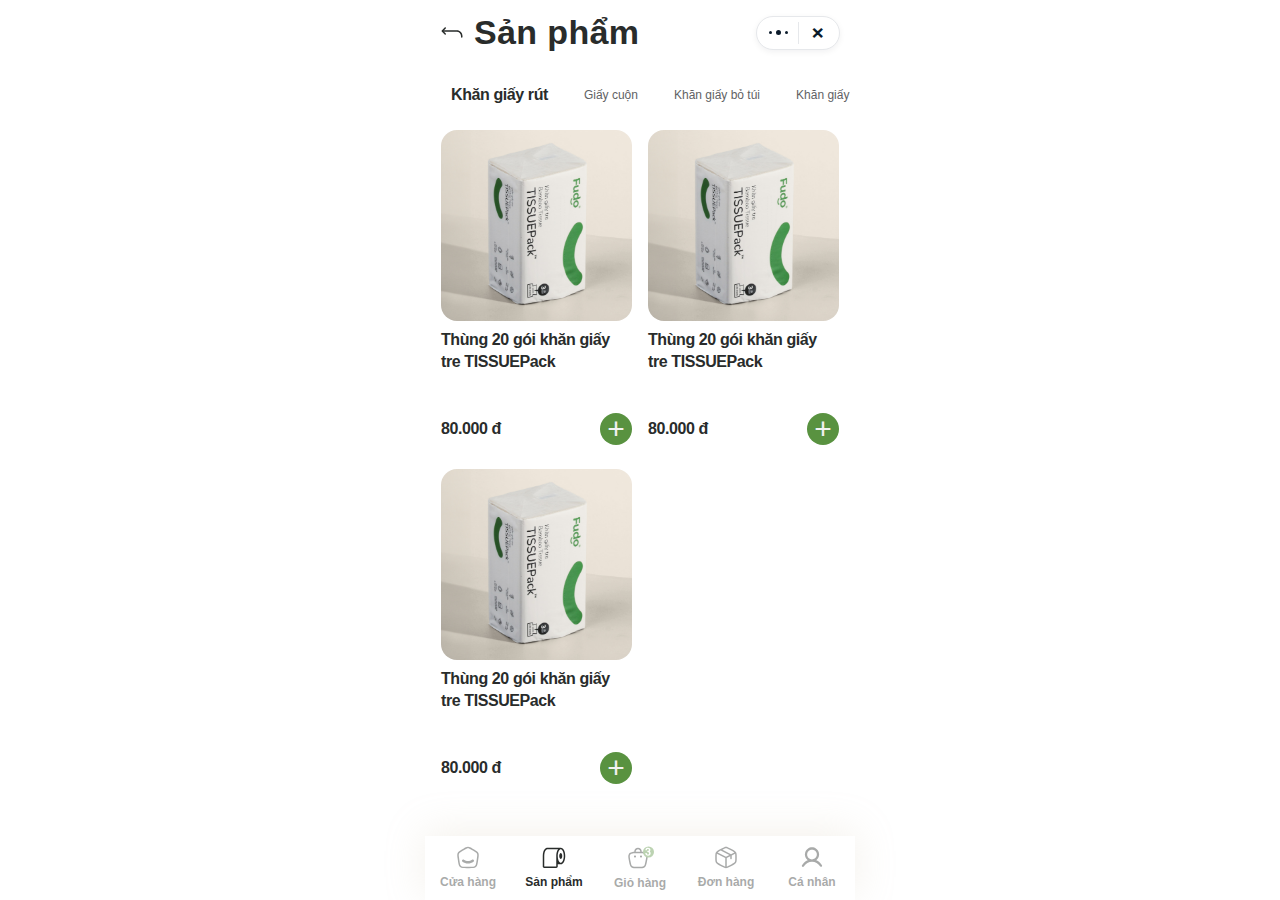
<file: pages/product_page.html>
<!DOCTYPE html>
<html lang="en">
<head>
    <meta charset="UTF-8">
    <meta name="viewport" content="width=device-width, initial-scale=1.0">
    <title>Product Page</title>
    <link rel="stylesheet" href="../css/product_page.css">
    <link rel="stylesheet" href="../css/index.css">
    <link rel="stylesheet" href="../css/home.css">
</head>
<body id="body">
    <!-- <div id="topbar"></div> -->
    <div class="product_bar">
        <div class="product_bar_title p_active">Khăn giấy rút</div>
        <div class="product_bar_title">Giấy cuộn</div>
        <div class="product_bar_title">Khăn giấy bỏ túi</div>
        <div class="product_bar_title">Khăn giấy</div>
    </div>
    <main>
       <section class="product_grid">
        <div class="product_grid_item">
            <div class="vertical_image">
                <img src="../assets/home/singlefix.png" alt="fix">
            </div>
            
            <div class="vertical_info">
                <div class="vertical_info_1">
                    <span class="vertical_info_title">Thùng 20 gói khăn giấy tre TISSUEPack</span>
                    <span class="vertical_info_text"></span>
                </div>
                <div class="vertical_price">
                    <span class="vertical_price_text">80.000 đ</span>
                    <button class="add_to_cart">+</button>
                </div>
            </div>
        </div>
        <div class="product_grid_item">
            <div class="vertical_image">
                <img src="../assets/home/singlefix.png" alt="fix">
            </div>
            
            <div class="vertical_info">
                <div class="vertical_info_1">
                    <span class="vertical_info_title">Thùng 20 gói khăn giấy tre TISSUEPack</span>
                    <span class="vertical_info_text"></span>
                </div>
                <div class="vertical_price">
                    <span class="vertical_price_text">80.000 đ</span>
                    <button class="add_to_cart">+</button>
                </div>
            </div>
        </div>
        <div class="product_grid_item">
            <div class="vertical_image">
                <img src="../assets/home/singlefix.png" alt="fix">
            </div>
            
            <div class="vertical_info">
                <div class="vertical_info_1">
                    <span class="vertical_info_title">Thùng 20 gói khăn giấy tre TISSUEPack</span>
                    <span class="vertical_info_text"></span>
                </div>
                <div class="vertical_price">
                    <span class="vertical_price_text">80.000 đ</span>
                    <button class="add_to_cart">+</button>
                </div>
            </div>
        </div>
       </section>
        
    </main>
    <nav class="menu_bar" id="nav_bar"></nav>
    
</body>
<script src="../js/components.js"></script>
    <script>
        // Gọi topbar với SVG khác và tiêu đề khác
        const backIcon = `
         <svg width="24" height="25" viewBox="0 0 24 25" fill="none" xmlns="http://www.w3.org/2000/svg">
                    <path fill-rule="evenodd" clip-rule="evenodd" d="M5.78033 7.46967C6.07322 7.76256 6.07322 8.23744 5.78033 8.53033L3.31066 11L5.78033 13.4697C6.07322 13.7626 6.07322 14.2374 5.78033 14.5303C5.48744 14.8232 5.01256 14.8232 4.71967 14.5303L1.71967 11.5303C1.42678 11.2374 1.42678 10.7626 1.71967 10.4697L4.71967 7.46967C5.01256 7.17678 5.48744 7.17678 5.78033 7.46967Z" fill="#292C2B"/>
                    <path fill-rule="evenodd" clip-rule="evenodd" d="M2.25 11C2.25 10.5858 2.58579 10.25 3 10.25H16.7812C19.9683 10.25 22.5 12.9169 22.5 16.0625V17C22.5 17.4142 22.1642 17.75 21.75 17.75C21.3358 17.75 21 17.4142 21 17V16.0625C21 13.7078 19.1029 11.75 16.7812 11.75H3C2.58579 11.75 2.25 11.4142 2.25 11Z" fill="#292C2B"/>
                    </svg>
        `;
    
        renderTopbar('#body', backIcon, 'Sản phẩm');
        document.getElementById('nav_bar').innerHTML += menuHTML;
      </script>
</html>
</file>
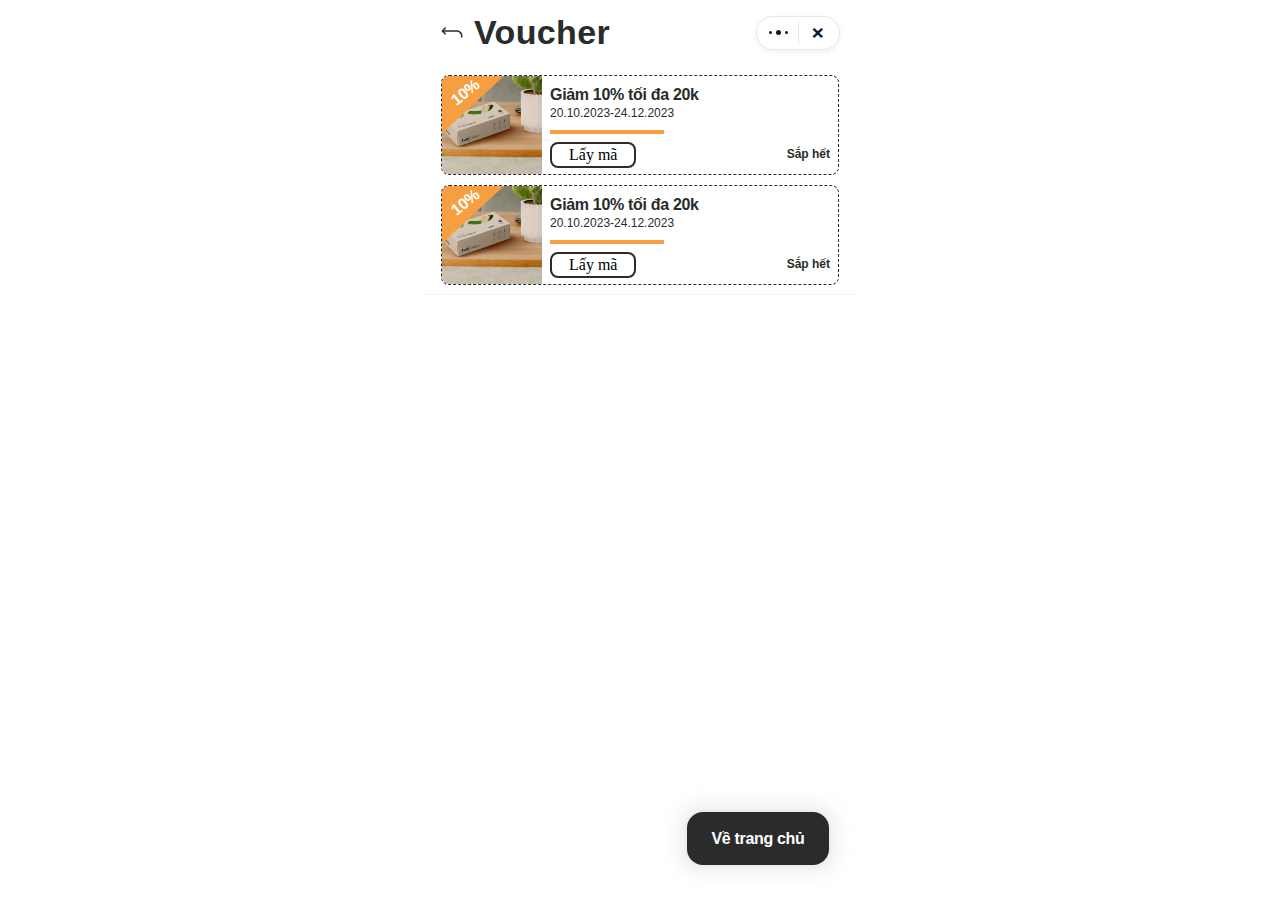
<file: pages/voucher.html>
<!DOCTYPE html>
<html lang="en">

<head>
    <meta charset="UTF-8">
    <meta name="viewport" content="width=device-width, initial-scale=1.0">
    <title>Product Page</title>

    <link rel="stylesheet" href="../css/index.css">
    <link rel="stylesheet" href="../css/home.css">
    <link rel="stylesheet" href="../css/voucher.css">
</head>
<body id="body">
    <div class="voucher">
        <div class="frame_voucher_item dimension">
            <div class="thumbnail"></div>
            <div class="tag"><span class="tag_voucher">10%</span></div>
            <div class="thumbnail_text">
                <div class="thumbnail_text_title">
                    <span class="thumbnail_text_title_info">Giảm 10% tối đa 20k</span>
                    <span class="thumbnail_text_title_date">20.10.2023-24.12.2023</span>
                </div>
                <div class="thumbnail_bar "><div class="retangle_bar"></div><div class="retangle_bar_2"></div></div>
                <div class="button_voucher"><span class="button_voucher_text">Lấy mã</span> <span class="button_voucher_date">Sắp hết</span></div>
            </div>
        </div>
        <div class="frame_voucher_item dimension">
            <div class="thumbnail"></div>
            <div class="tag"><span class="tag_voucher">10%</span></div>
            <div class="thumbnail_text">
                <div class="thumbnail_text_title">
                    <span class="thumbnail_text_title_info">Giảm 10% tối đa 20k</span>
                    <span class="thumbnail_text_title_date">20.10.2023-24.12.2023</span>
                </div>
                <div class="thumbnail_bar "><div class="retangle_bar"></div><div class="retangle_bar_2"></div></div>
                <div class="button_voucher"><span class="button_voucher_text">Lấy mã</span> <span class="button_voucher_date">Sắp hết</span></div>
            </div>
        </div>
    </div>
    <div class="button_back">
        <a href="../index.html" style="text-decoration: none;">
            <div class="button_back_text">
                <div class="button_back_base"><span class="button_back_base_text">Về trang chủ</span></div>
            </div>
        </a>
    </div>
</body>
<script src="../js/components.js"></script>
<script src="../js/voucher.js"></script>
<script>
    const backIcon = `
         <svg width="24" height="25" viewBox="0 0 24 25" fill="none" xmlns="http://www.w3.org/2000/svg">
                    <path fill-rule="evenodd" clip-rule="evenodd" d="M5.78033 7.46967C6.07322 7.76256 6.07322 8.23744 5.78033 8.53033L3.31066 11L5.78033 13.4697C6.07322 13.7626 6.07322 14.2374 5.78033 14.5303C5.48744 14.8232 5.01256 14.8232 4.71967 14.5303L1.71967 11.5303C1.42678 11.2374 1.42678 10.7626 1.71967 10.4697L4.71967 7.46967C5.01256 7.17678 5.48744 7.17678 5.78033 7.46967Z" fill="#292C2B"/>
                    <path fill-rule="evenodd" clip-rule="evenodd" d="M2.25 11C2.25 10.5858 2.58579 10.25 3 10.25H16.7812C19.9683 10.25 22.5 12.9169 22.5 16.0625V17C22.5 17.4142 22.1642 17.75 21.75 17.75C21.3358 17.75 21 17.4142 21 17V16.0625C21 13.7078 19.1029 11.75 16.7812 11.75H3C2.58579 11.75 2.25 11.4142 2.25 11Z" fill="#292C2B"/>
                    </svg>
        `;

    renderTopbar('#body', backIcon, 'Voucher');
</script>
</html>
</file>
<file: css/product_page.css>
/* ===== COMMON STYLES ===== */
:root {
    --font-family    : "Helvetica";
    --color-primary  : #292c2b;
    --color-secondary: #616264;
    --color-white    : #ffffff;
    --color-gray     : #f2f2f2;
    --color-green    : #599240;
}

/* ===== PRODUCT BAR ===== */
.product_bar {
    position        : fixed;
    top             : 65px;
    background-color: var(--color-white);
    display         : flex;
    flex-direction  : row;
    align-items     : center;
    padding         : 0px 16px;
    gap             : 16px;
    width           : 430px;
    height          : 60px;
    overflow-x      : scroll;
    border-radius   : 0px;
    flex            : none;
    order           : 0;
    align-self      : stretch;
    flex-grow       : 0;
    box-sizing      : border-box;
    scroll-behavior : smooth;
    z-index         : 100;
}

.product_bar::-webkit-scrollbar {
    display: none;
}

.product_bar_title {
    display        : flex;
    flex-direction : row;
    justify-content: center;
    align-items    : center;
    padding        : 10px;
    gap            : 10px;
    font-family    : var(--font-family);
    font-style     : normal;
    font-weight    : 400;
    font-size      : 12px;
    line-height    : 140%;
    display        : flex;
    align-items    : center;
    color          : var(--color-secondary);
    flex           : none;
    order          : 0;
    flex-grow      : 0;
}

.p_active {
    font-family   : var(--font-family);
    font-style    : normal;
    font-weight   : 700;
    font-size     : 16px;
    line-height   : 22px;
    display       : flex;
    align-items   : center;
    letter-spacing: -0.408px;
    color         : var(--color-primary);
    flex          : none;
    order         : 0;
    flex-grow     : 0;
}

/* ===== PRODUCT GRID ===== */
.product_grid {
    display       : flex;
    flex-direction: row;
    flex-wrap     : wrap;
    align-items   : flex-start;
    align-content : flex-start;
    padding       : 0px;
    gap           : 16px;
    position      : absolute;
    width         : 398px;
    height        : 662px;
    top           : 130px;
    padding       : 0 16px;
}

.product_grid_item {
    display        : flex;
    flex-direction : column;
    justify-content: flex-end;
    align-items    : center;
    padding        : 0px;
    gap            : 8px;
    width          : 191px;
    min-width      : 191px;
    max-width      : 191px;
    height         : 323px;
    background     : var(--color-white);
    flex           : none;
    order          : 0;
    flex-grow      : 0;
}

.vertical_image {
    display        : flex;
    flex-direction : column;
    justify-content: flex-end;
    align-items    : center;
    padding        : 0px;
    gap            : 10px;
    width          : 191px;
    height         : 191px;
    border-radius  : 16px;
    flex           : none;
    order          : 0;
    flex-grow      : 0;
    overflow       : hidden;
}

.vertical_image img {
    width     : 180%;
    height    : 140%;
    object-fit: cover;
}
</file>
<file: css/index.css>
html,
body {
    height: 100%;
}

body {
    max-width: 430px;
    width    : 100%;
    margin   : 0 auto;
    overflow : auto;
}

body {
    display       : flex;
    flex-direction: column;
}

main {
    flex: 1;
}

/* Top bar */
.topbar {
    position       : sticky;
    top            : 0;
    z-index        : 100;
    display        : flex;
    align-items    : center;
    justify-content: space-between;
    padding        : 12px 15px;
    background     : #fff;
}

.topbar_button {
    display      : inline-flex;
    align-items  : center;
    gap          : 4px;
    height       : 32px;
    width        : 70px;
    padding      : 0 6px;
    border       : 1px solid #e6e8eb;
    border-radius: 999px;
    background   : #fff;
    box-shadow   : 0 2px 6px rgba(16, 24, 40, 0.06);
    cursor       : pointer;
}

.topbar_button .title {
    display        : flex;
    justify-content: center;
    width          : 36px;
    align-items    : center;
    gap            : 4px;
    line-height    : 1;
}

.topbar_button .dot {
    width        : 3px;
    height       : 3px;
    border-radius: 50%;
    background   : #0b1b2b;
}

.topbar_button .dot--big {
    width        : 5px;
    height       : 5px;
    border-radius: 50%;
}

.topbar_button .divider {
    width     : 1px;
    height    : 22px;
    background: #e6e8eb;
    display   : inline-block;
    color     : transparent;
}

.topbar_button .close {
    display        : flex;
    justify-content: center;
    width          : 36px;
    font-size      : 22px;
    line-height    : 1;
    color          : #0b1b2b;
    font-weight    : 1000;
}

.bar_title {
    /* title */

    /* Auto layout */
    display       : flex;
    flex-direction: row;
    align-items   : center;
    padding       : 0px;
    gap           : 10px;

    margin: 0 auto;
    width : auto;
    height: 41px;

    /* Inside auto layout */
    flex     : none;
    order    : 0;
    flex-grow: 0;
}

.bar_title_text {
    /* title */

    width : auto;
    height: 41px;

    /* LargeTitle/Bold */
    font-family   : "Helvetica";
    font-style    : normal;
    font-weight   : 700;
    font-size     : 34px;
    line-height   : 41px;
    /* identical to box height, or 121% */
    letter-spacing: 0.374px;

    color: #292c2b;

    /* Inside auto layout */
    flex     : none;
    order    : 1;
    flex-grow: 0;
}

.bar_route {
    text-decoration: none;
}

/* Bottom tabbar */
.menu_bar {
    position       : sticky;
    width          : 100%;
    max-width      : 430px;
    height         : auto;
    display        : flex;
    justify-content: space-between;
    align-items    : flex-end;
    padding        : 0;
    background     : #fff;
    box-shadow     : 0px -4px 39px rgba(213, 201, 177, 0.25);
    z-index        : 100;
    bottom         : 0;
}

.tabbar_item {
    /* nav-items */

    /* Auto layout */
    display        : flex;
    flex-direction : column;
    justify-content: center;
    align-items    : center;
    padding        : 0px;
    opacity        : 0.4;
    /* mờ mặc định */
    margin         : 0 auto;
    width          : 64px;
    height         : 64px;
    /* Inside auto layout */
    flex           : none;
    order          : 0;
    flex-grow      : 0;
    text-decoration: none;
}

.tabbar_item--active {
    opacity: 1;
    /* rõ khi active */
}

.tabbar_item small {
    font-family: "Helvetica";
    font-style : normal;
    font-weight: 700;
    font-size  : 12px;
    line-height: 140%;
    color      : #292c2b;
}
</file>
<file: css/home.css>
/* Top bar */
.topbar {
    position       : sticky;
    top            : 0;
    z-index        : 100;
    display        : flex;
    align-items    : center;
    justify-content: space-between;
    padding        : 12px 15px;
    background     : #fff;
}

.topbar_logo img {
    height : 32px;
    width  : 80px;
    display: block;
}

.topbar_button {
    display      : inline-flex;
    align-items  : center;
    gap          : 4px;
    height       : 32px;
    width        : 70px;
    padding      : 0 6px;
    border       : 1px solid #e6e8eb;
    border-radius: 999px;
    background   : #fff;
    box-shadow   : 0 2px 6px rgba(16, 24, 40, 0.06);
    cursor       : pointer;
}

.topbar_button .title {
    display        : flex;
    justify-content: center;
    width          : 36px;
    align-items    : center;
    gap            : 4px;
    line-height    : 1;
}

.topbar_button .dot {
    width        : 3px;
    height       : 3px;
    border-radius: 50%;
    background   : #0b1b2b;
}

.topbar_button .dot--big {
    width        : 5px;
    height       : 5px;
    border-radius: 50%;
}

.topbar_button .divider {
    width     : 1px;
    height    : 22px;
    background: #e6e8eb;
    display   : inline-block;
    color     : transparent;
}

.topbar_button .close {
    display        : flex;
    justify-content: center;
    width          : 36px;
    font-size      : 22px;
    line-height    : 1;
    color          : #0b1b2b;
    font-weight    : 1000;
}

/* Wellcome */
.wellcome {
    display        : flex;
    flex-direction : column;
    justify-content: center;
    align-items    : flex-start;
    padding        : 24px 16px 16px;
    gap            : 4px;
    width          : 398px;
    height         : auto;
    background     : #ffffff;
}

.wellcome_title {
    margin        : 0;
    width         : 398px;
    height        : 24px;
    font-family   : Helvetica;
    font-style    : normal;
    font-weight   : 700;
    font-size     : 20px;
    line-height   : 24px;
    letter-spacing: 0.38px;
    color         : #292c2b;
}

.wellcome_text {
    font-family   : Helvetica;
    font-weight   : 400;
    font-style    : Regular;
    font-size     : 16px;
    line-height   : 22px;
    letter-spacing: -0.41px;
    margin        : 0;
}

/* Hero */
.hero {
    position: relative;
    padding : 0;
}

.hero_track {
    overflow-x                : auto;
    scroll-snap-type          : x mandatory;
    scroll-behavior           : smooth;
    -webkit-overflow-scrolling: touch;
    display                   : grid;
    grid-auto-flow            : column;
    grid-auto-columns         : 100%;
    cursor                    : grab;
    user-select               : none;
}

.hero_track.active {
    cursor: grabbing;
}

.hero_track img {
    pointer-events   : none;
    -webkit-user-drag: none;
}

.hero_track::-webkit-scrollbar {
    display: none;
}

.hero_slide {
    width            : 430px;
    height           : 200px;
    opacity          : 1;
    scroll-snap-align: start;
    display          : block;
}

/* vị trí dots */

.hero_dots {
    position       : absolute;
    left           : 16px;
    right          : 16px;
    bottom         : 8px;
    display        : flex;
    justify-content: center;
    align-items    : center;
    gap            : 6px;
    pointer-events : none;
}

.hero_dot {
    width        : 4px;
    height       : 4px;
    border-radius: 50%;
    background   : rgba(255, 255, 255, 0.6);
    box-shadow   : 0 0 0 1px rgba(255, 255, 255, 0.4) inset;
}

.hero_dot.is-active {
    width     : 6px;
    height    : 6px;
    background: #fff;
}

/* Search */

.search_bar {
    display       : flex;
    flex-direction: row;
    align-items   : center;
    padding       : 16px;
    gap           : 8px;
    width         : 398px;
    height        : auto;
}

.search_field {
    /* SearchField */

    /* Auto layout */
    display       : flex;
    flex-direction: row;
    align-items   : center;
    padding       : 16px;
    gap           : 16px;

    background   : #f2f2f2;
    border-radius: 16px;

    /* Inside auto layout */
    flex      : none;
    order     : 0;
    align-self: stretch;
    flex-grow : 1;
}

.search_field_text {
    /* ✏️ Query */

    /* Callout/Regular */
    font-family   : "Helvetica";
    font-style    : normal;
    font-weight   : 400;
    font-size     : 16px;
    line-height   : 140%;
    /* or 22px */
    letter-spacing: -0.32px;

    color: #292c2b;

    /* Inside auto layout */
    flex     : none;
    order    : 1;
    flex-grow: 1;
}

.chat_oa {
    /* chat-oa */

    /* Auto layout */
    display       : flex;
    flex-direction: column;
    align-items   : center;
    padding       : 16px;
    gap           : 16px;

    background   : #f2f2f2;
    border-radius: 16px;

    /* Inside auto layout */
    flex      : none;
    order     : 1;
    align-self: stretch;
    flex-grow : 0;
}

.shortcuts {
    display       : flex;
    flex-direction: column;
    align-items   : flex-start;
    padding       : 0px 16px;
    width         : 398px;
    border-radius : 24px;
}

.row2 {
    display        : flex;
    flex-direction : row;
    justify-content: space-between;
    align-items    : flex-start;
    padding        : 0px;
    gap            : 24px;
    width          : 398px;
    height         : 80px;
}

.nav_item {
    display        : flex;
    flex-direction : column;
    justify-content: center;
    align-items    : center;
    padding        : 8px 0px;
    gap            : 4px;

    width        : 80px;
    height       : 64px;
    background   : #f2f2f2;
    border-radius: 1000px;
    /* Inside auto layout */
    flex         : none;
    order        : 0;
    flex-grow    : 0;
}

.nav_item_text {
    font-family: "Helvetica";
    font-style : normal;
    font-weight: 700;
    font-size  : 12px;
    line-height: 140%;
    color      : #292c2b;
}

/* Voucher */
.voucher {
    box-sizing    : border-box;
    display       : flex;
    flex-direction: column;
    align-items   : flex-start;
    padding       : 24px 0px;
    gap           : 12px;
    width         : 430px;

    background   : #ffffff;
    border-bottom: 1px solid #f2f2f2;
}

.voucher_title {
    display        : flex;
    flex-direction : row;
    justify-content: space-between;
    align-items    : center;
    padding        : 0px 16px;
    gap            : 10px;
    width          : 430px;
    box-sizing     : border-box;
}

.voucher_title_title {
    display       : flex;
    flex-direction: row;
    align-items   : center;
    padding       : 0px;
    gap           : 8px;
}

.voucher_title_text {
    font-family   : "Helvetica";
    font-style    : normal;
    font-weight   : 700;
    font-size     : 28px;
    line-height   : 108%;
    letter-spacing: 0.36px;
    color         : #292c2b;
}

.voucher_title_more {
    /* Caption1/Bold */
    font-family: "Helvetica";
    font-style : normal;
    font-weight: 700;
    font-size  : 12px;
    line-height: 140%;
    color      : #292c2b;
}

.frame_voucher {
    display       : flex;
    flex-direction: row;
    align-items   : flex-start;
    padding       : 0px 16px;
    gap           : 12px;
    width         : 430px;

    overflow-x: scroll;
    box-sizing: border-box;

    flex      : none;
    order     : 1;
    align-self: stretch;
    flex-grow : 0;
}

.frame_voucher_item {
    /* Auto layout */
    display       : flex;
    flex-direction: row;
    align-items   : flex-start;
    padding       : 0px;
    isolation     : isolate;
    position      : relative;

    background   : #ffffff;
    border       : 1px dashed #292c2b;
    border-radius: 8px;
    box-sizing   : border-box;
    flex         : none;
    order        : 0;
    flex-grow    : 0;
    overflow     : hidden;
    width        : 280px;
    height       : 100px;
}

.thumbnail {
    width     : 100px;
    height    : 100px;
    background: url("../assets/home/voucher.png") no-repeat center/cover;
}

.thumbnail_text {
    display        : flex;
    flex-direction : column;
    justify-content: space-between;
    align-items    : flex-start;
    padding        : 8px;
    gap            : 8px;
    isolation      : isolate;
    flex           : none;
    order          : 1;
    align-self     : stretch;
    flex-grow      : 1;
    z-index        : 1;
}

.thumbnail_text_title {
    /* info */

    /* Auto layout */
    display       : flex;
    flex-direction: column;
    align-items   : flex-start;
    padding       : 0px;

    /* Inside auto layout */
    flex      : none;
    order     : 1;
    align-self: stretch;
    flex-grow : 0;
    z-index   : 1;
}

.thumbnail_text_title_info {
    /* tiêu đề */

    /* Callout/Bold */
    font-family   : "Helvetica";
    font-style    : normal;
    font-weight   : 700;
    font-size     : 16px;
    line-height   : 21px;
    /* identical to box height, or 131% */
    letter-spacing: -0.32px;

    color: #292c2b;

    /* Inside auto layout */
    flex      : none;
    order     : 0;
    align-self: stretch;
    flex-grow : 0;
}

.thumbnail_text_title_date {
    font-family: "Helvetica";
    font-style : normal;
    font-weight: 400;
    font-size  : 12px;
    line-height: 140%;
    /* identical to box height, or 17px */
    display    : flex;
    align-items: center;

    color: #292c2b;

    /* Inside auto layout */
    flex      : none;
    order     : 1;
    align-self: stretch;
    flex-grow : 0;
}

.thumbnail_bar {
    /* bar */

    /* Auto layout */
    display       : flex;
    flex-direction: row;
    align-items   : flex-start;
    padding       : 0px;

    width : 164px;
    height: 4px;

    /* Inside auto layout */
    flex      : none;
    order     : 2;
    align-self: stretch;
    flex-grow : 0;
    z-index   : 2;
}

.retangle_bar {
    width : 114px;
    height: 4px;

    background: #f79f40;

    flex     : none;
    order    : 0;
    flex-grow: 0;
}

.retangle_bar_2 {
    /* Rectangle 108 */

    width : 50px;
    height: 4px;

    background: #ffffff;

    /* Inside auto layout */
    flex     : none;
    order    : 1;
    flex-grow: 1;
}

.button_voucher {
    /* Frame 282 */

    /* Auto layout */
    display        : flex;
    flex-direction : row;
    justify-content: space-between;
    align-items    : center;
    padding        : 0px;
    gap            : 10px;

    /* Inside auto layout */
    flex      : none;
    order     : 3;
    align-self: stretch;
    flex-grow : 0;
    z-index   : 3;
}

.button_voucher_text {
    /* button-small */

    box-sizing: border-box;

    /* Auto layout */
    display        : flex;
    flex-direction : column;
    justify-content: center;
    align-items    : center;
    padding        : 2px 17px;

    background   : #ffffff;
    border       : 2px solid #292c2b;
    border-radius: 8px;

    /* Inside auto layout */
    flex     : none;
    order    : 0;
    flex-grow: 0;
}

.button_voucher_date {
    /* date */

    /* Caption1/Bold */
    font-family    : "Helvetica";
    font-style     : normal;
    font-weight    : 700;
    font-size      : 12px;
    line-height    : 140%;
    /* identical to box height, or 17px */
    display        : flex;
    align-items    : center;
    text-align     : right;
    justify-content: flex-end;
    color          : #292c2b;

    /* Inside auto layout */
    flex     : none;
    order    : 1;
    flex-grow: 1;
}

/* Active state for voucher button */
.button_voucher.active .button_voucher_text {
    display        : flex;
    flex-direction : column;
    justify-content: center;
    align-items    : center;
    padding        : 4px 8px;

    margin       : 0 auto;
    width        : 86px;
    height       : 25px;
    border       : none;
    background   : #afafaf;
    border-radius: 8px;

    /* Inside auto layout */
    flex     : none;
    order    : 0;
    flex-grow: 0;
    color    : #ffffff;
}

.tag {
    display        : flex;
    flex-direction : row;
    justify-content: center;
    align-items    : flex-end;
    padding        : 24px 10px 4px;
    gap            : 10px;
    position       : absolute;
    width          : 70.58px;
    height         : 47px;
    left           : -38px;
    top            : -38px;
    background     : #f79f40;
    transform      : rotate(-42.95deg);
    flex           : none;
    order          : 2;
    flex-grow      : 0;
    z-index        : 2;
}

.tag_voucher {
    font-family   : "Helvetica";
    font-style    : normal;
    font-weight   : 700;
    font-size     : 16px;
    line-height   : 21px;
    letter-spacing: -0.32px;
    color         : #ffffff;
    transform     : rotate(4.05deg);
}

.frame_voucher::-webkit-scrollbar {
    display: none;
}

/* scroll up */
.scroll_up {
    /* date */

    /* Auto layout */
    display        : flex;
    flex-direction : row;
    justify-content: center;
    align-items    : center;
    padding        : 16px 0px;
    gap            : 8px;

    width : 430px;
    height: 72px;

    /* Inside auto layout */
    flex      : none;
    order     : 5;
    align-self: stretch;
    flex-grow : 0;
    box-sizing: border-box;
}

.scroll_up_text {
    /* date */

    width : 138px;
    height: 17px;

    /* Caption1/Bold */
    font-family: "Helvetica";
    font-style : normal;
    font-weight: 700;
    font-size  : 12px;
    line-height: 140%;
    /* identical to box height, or 17px */
    display    : flex;
    align-items: center;

    color: #292c2b;

    /* Inside auto layout */
    flex     : none;
    order    : 0;
    flex-grow: 0;
}

/* product */
.product {
    display       : flex;
    flex-direction: row;
    align-items   : flex-start;
    padding       : 0px 16px;
    gap           : 16px;

    width     : 430px;
    height    : 323px;
    overflow-x: scroll;

    /* Inside auto layout */
    flex      : none;
    order     : 1;
    align-self: stretch;
    flex-grow : 0;
    box-sizing: border-box;
}

.vertical {
    /* vertical */

    /* Auto layout */
    display        : flex;
    flex-direction : column;
    justify-content: flex-end;
    align-items    : center;
    padding        : 0px;
    gap            : 8px;

    width    : 191px;
    min-width: 191px;
    max-width: 191px;
    height   : 323px;

    background: #ffffff;

    /* Inside auto layout */
    flex      : none;
    order     : 0;
    flex-grow : 0;
    box-sizing: border-box;
    position  : relative;
}

.product::-webkit-scrollbar {
    display: none;
}

.vertical img {
    /* Auto layout */
    display        : flex;
    flex-direction : column;
    justify-content: flex-end;
    align-items    : center;
    padding        : 0px;
    gap            : 10px;

    width : 191px;
    height: 191px;

    border-radius: 16px;

    /* Inside auto layout */
    flex      : none;
    order     : 0;
    flex-grow : 0;
    background: #f3ebe2;
}

.vertical_info {
    /* info */

    /* Auto layout */
    display       : flex;
    flex-direction: column;
    align-items   : flex-start;
    padding       : 0px;
    gap           : 4px;

    width : 191px;
    height: 124px;

    /* Inside auto layout */
    flex      : none;
    order     : 1;
    align-self: stretch;
    flex-grow : 0;
}

.vertical_info_1 {
    /* name */

    /* Auto layout */
    display       : flex;
    flex-direction: column;
    align-items   : flex-start;
    padding       : 0px;
    gap           : 4px;

    width : 191px;
    height: 80px;

    /* Inside auto layout */
    flex      : none;
    order     : 0;
    align-self: stretch;
    flex-grow : 0;
}

.vertical_info_title {
    font-family   : "Helvetica";
    font-style    : normal;
    font-weight   : 700;
    font-size     : 16px;
    line-height   : 22px;
    /* or 138% */
    display       : flex;
    align-items   : center;
    letter-spacing: -0.408px;

    color : #292c2b;
    width : 191px;
    height: auto;

    /* Inside auto layout */
    flex      : none;
    order     : 0;
    align-self: stretch;
    flex-grow : 0;
}

.vertical_info_text {
    /* catagory */

    /* Caption1/Regular */
    font-family: "Helvetica";
    font-style : normal;
    font-weight: 400;
    font-size  : 12px;
    line-height: 140%;
    /* or 17px */
    display    : flex;
    align-items: center;

    color : #292c2b;
    height: auto;

    /* Inside auto layout */
    flex      : none;
    order     : 1;
    align-self: stretch;
    flex-grow : 0;
}

.vertical_price {
    /* price */

    /* Auto layout */
    display        : flex;
    flex-direction : row;
    justify-content: space-between;
    align-items    : center;
    padding        : 0px;
    gap            : 46px;

    width : 191px;
    height: auto;

    /* Inside auto layout */
    flex      : none;
    order     : 2;
    align-self: stretch;
    flex-grow : 0;
}

.vertical_price_text {
    /* price */

    /* Headline/Bold */
    font-family   : "Helvetica";
    font-style    : normal;
    font-weight   : 700;
    font-size     : 16px;
    line-height   : 22px;
    /* identical to box height, or 138% */
    display       : flex;
    align-items   : center;
    letter-spacing: -0.408px;

    color: #292c2b;

    /* Inside auto layout */
    flex     : none;
    order    : 0;
    flex-grow: 0;
}

.add_to_cart {
    /* add to cart */

    /* Auto layout */
    display        : flex;
    flex-direction : row;
    justify-content: center;
    align-items    : center;
    padding        : 4px 10px;
    gap            : 4px;

    color    : #f2f2f2;
    font-size: 30px;
    width    : 32px;
    height   : 32px;

    background   : #599240;
    border-radius: 54px;

    /* Inside auto layout */
    flex     : none;
    order    : 1;
    flex-grow: 0;
    border   : none;
}

.vertical_tag {
    /* combo-tag */

    /* Auto layout */
    display        : flex;
    flex-direction : row;
    justify-content: center;
    align-items    : center;
    padding        : 4px 8px;
    gap            : 10px;

    position: absolute;
    width   : 70px;
    height  : 29px;
    left    : 0px;
    top     : 0px;

    background   : #f79f40;
    border-radius: 0px;

    /* Inside auto layout */
    flex      : none;
    order     : 0;
    flex-grow : 0;
    z-index   : 10;
    box-sizing: border-box;
}

.vertical_tag_text {
    /* product-name */

    width : 54px;
    height: 21px;

    /* Callout/Bold */
    font-family   : "Helvetica";
    font-style    : normal;
    font-weight   : 700;
    font-size     : 16px;
    line-height   : 21px;
    /* identical to box height, or 131% */
    display       : flex;
    align-items   : center;
    letter-spacing: -0.32px;

    color: #ffffff;

    /* Inside auto layout */
    flex     : none;
    order    : 0;
    flex-grow: 0;
}

/* cataloge */
.product_cataloge {
    /* Frame 292 */

    /* Auto layout */
    display       : flex;
    flex-direction: column;
    align-items   : flex-start;
    padding       : 16px;
    gap           : 16px;

    width : 430px;
    height: 308px;

    /* Inside auto layout */
    flex      : none;
    order     : 1;
    align-self: stretch;
    flex-grow : 0;
    box-sizing: border-box;
}

.product_cataloge_row {
    /* col2 */

    /* Auto layout */
    display       : flex;
    flex-direction: row;
    align-items   : flex-start;
    padding       : 0px;
    gap           : 16px;

    width : 398px;
    height: 130px;

    /* Inside auto layout */
    flex      : none;
    order     : 0;
    align-self: stretch;
    flex-grow : 0;
}

.product_cataloge_row_item {
    /* cataloge-item */

    /* Auto layout */
    display       : flex;
    flex-direction: column;
    align-items   : center;
    padding       : 0px;
    gap           : 8px;

    width : 191px;
    height: 130px;

    background    : #ffffff;
    mix-blend-mode: plus-darker;
    border-radius : 8px;

    /* Inside auto layout */
    flex     : none;
    order    : 0;
    flex-grow: 1;
}

.product_cataloge_row_item_image {
    /* thumbnails */

    width : 191px;
    height: 100px;

    background   : #d5c9b1;
    border-radius: 16px;

    /* Inside auto layout */
    flex      : none;
    order     : 0;
    align-self: stretch;
    flex-grow : 0;
    position  : relative;
    overflow  : hidden;
}

.product_cataloge_row_item_image img {
    /* DSCF4728 1 */

    position: absolute;
    width   : 355px;
    height  : 367px;
    left    : -40px;
    top     : -52px;
}

.product_cataloge_row_item_image img[src*="cataloge_2.png"] {
    left  : 69px;
    top   : 4px;
    width : 108px;
    height: 120px;
}

.product_cataloge_row_item_image img[src*="loc.png"] {
    left  : -50px;
    top   : -37px;
    width : 276px;
    height: 278px;
}

.product_cataloge_row_item_image img[src*="cataloge_4.png"] {
    left  : 20px;
    top   : -34px;
    width : 167.5px;
    height: 173.5px;
    rotate: 90deg;
}

.product_cataloge_row_item_title {
    /* welcome */

    width : 191px;
    height: 22px;

    /* Headline/Bold */
    font-family   : "Helvetica";
    font-style    : normal;
    font-weight   : 700;
    font-size     : 16px;
    line-height   : 22px;
    /* identical to box height, or 138% */
    text-align    : center;
    letter-spacing: -0.408px;

    color: #292c2b;

    /* Inside auto layout */
    flex      : none;
    order     : 1;
    align-self: stretch;
    flex-grow : 0;
}
</file>
<file: css/voucher.css>
.button_back {
    display        : flex;
    flex-direction : row;
    justify-content: flex-end;
    align-items    : center;
    padding        : 0px;
    gap            : 8px;
    position       : absolute;
    width          : 388px;
    height         : 53px;
    left           : calc(50% - 388px/2 - 5px);
    bottom         : 35px;
    box-sizing     : border-box;
    border-radius  : 16px;

}

.button_back_text {

    display        : flex;
    flex-direction : column;
    justify-content: center;
    align-items    : center;
    padding        : 16px 22px;
    width          : 142px;
    height         : 53px;
    background     : #292C2B;
    box-shadow     : 0px 0px 8.5px rgba(184, 184, 184, 0.25), 0px 0px 14.3px 13px rgba(218, 218, 218, 0.25), 0px 0px 2.21381px rgba(67, 67, 67, 0.07);
    border-radius  : 16px;
    box-sizing     : border-box;
}

.button_back_base {

    display        : flex;
    flex-direction : row;
    justify-content: center;
    align-items    : center;
    padding        : 0px;
    gap            : 8px;
    width          : 98px;
    height         : 21px;

}

.button_back_base_text {
    font-family   : 'Helvetica';
    font-style    : normal;
    font-weight   : 700;
    font-size     : 16px;
    line-height   : 21px;
    letter-spacing: -0.32px;
    color         : #FFFFFF;

}

.voucher {

    display       : flex;
    flex-direction: column;
    align-items   : flex-start;
    padding       : 10px 16px;
    gap           : 10px;
    width         : 430px;
    height        : 230px;
    background    : #FFFFFF;
}

.dimension {
    width: 398px !important;
}
</file>
